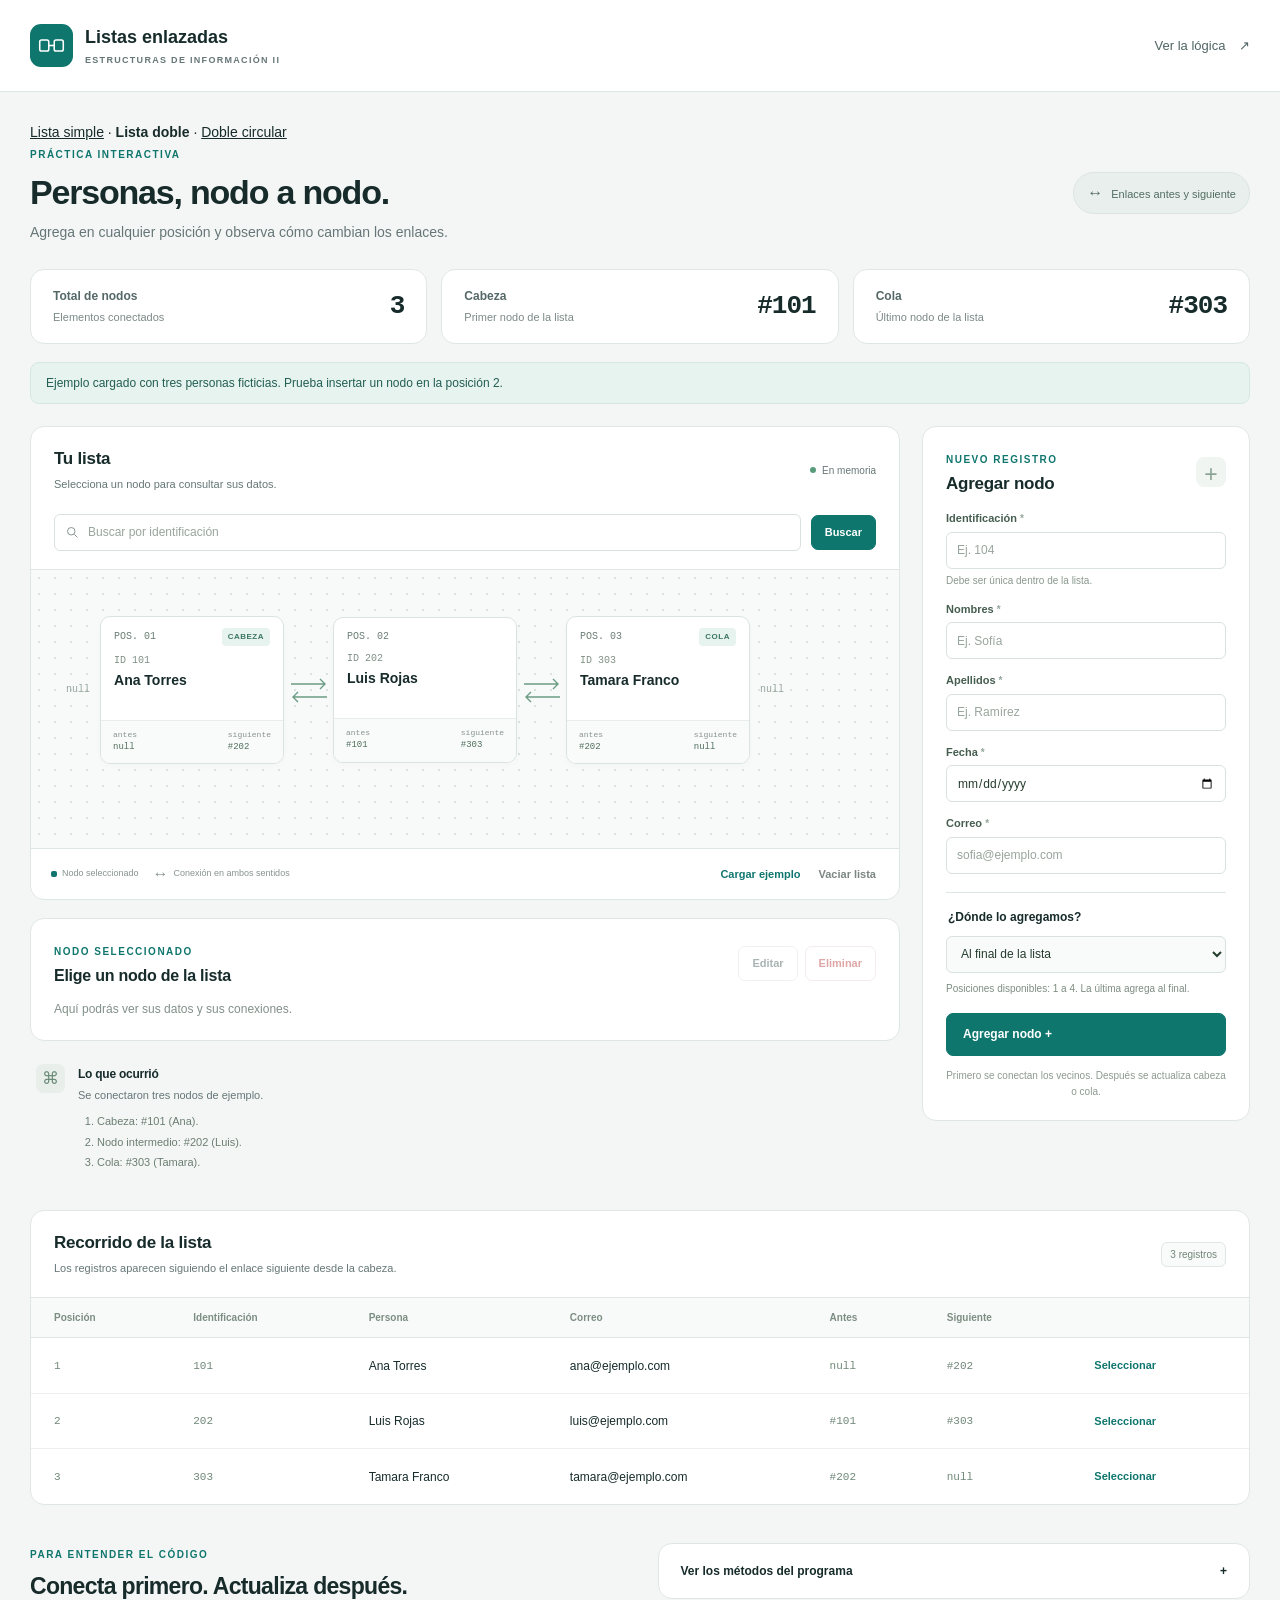
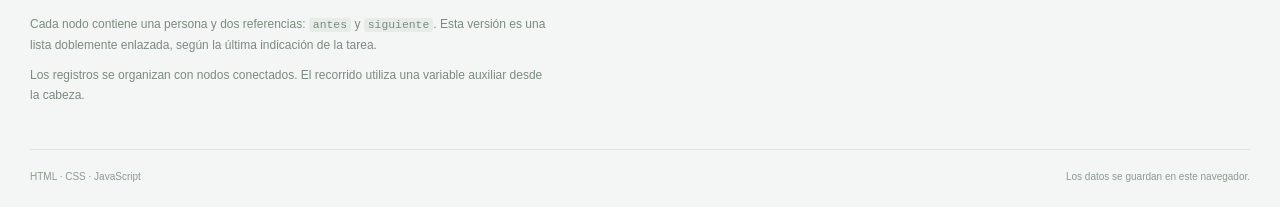
<file: index.html>
<!DOCTYPE html>
<html lang="es">
<head>
    <meta charset="utf-8">
    <meta name="viewport" content="width=device-width, initial-scale=1">
    <meta name="description" content="Programa de listas enlazadas con inserción por posición, búsqueda, edición y eliminación de personas.">
    <title>Listas enlazadas · Estructuras II</title>
    <link rel="icon" href="data:image/svg+xml,%3Csvg xmlns='http://www.w3.org/2000/svg' viewBox='0 0 40 40'%3E%3Crect width='40' height='40' rx='10' fill='%230f766e'/%3E%3Cpath d='M9 15h9v10H9zm13 0h9v10h-9zM18 20h4' fill='none' stroke='white' stroke-width='2'/%3E%3C/svg%3E">
    <link rel="stylesheet" href="estilos.css">
    <script src="lista.js" defer></script>
    <script src="app.js" defer></script>
</head>
<body>
    <a class="skip-link" href="#programa">Saltar al programa</a>
    <header class="header">
        <a class="brand" href="#programa" aria-label="Listas enlazadas, inicio">
            <span class="brand-icon" aria-hidden="true"><svg viewBox="0 0 32 32"><rect x="3" y="10" width="10" height="12" rx="2"/><rect x="19" y="10" width="10" height="12" rx="2"/><path d="M13 16h6"/></svg></span>
            <span>Listas enlazadas<small>ESTRUCTURAS DE INFORMACIÓN II</small></span>
        </a>
        <a class="header-link" href="#logica">Ver la lógica <span aria-hidden="true">↗</span></a>
    </header>

    <main id="programa" class="main">
        <nav aria-label="Tipo de lista"><a href="simple/index.html">Lista simple</a> · <strong aria-current="page">Lista doble</strong> · <a href="circular/index.html">Doble circular</a></nav>
        <div class="intro">
            <div><span class="eyebrow">PRÁCTICA INTERACTIVA</span><h1>Personas, nodo a nodo.</h1><p>Agrega en cualquier posición y observa cómo cambian los enlaces.</p></div>
            <span class="type-badge"><span aria-hidden="true">↔</span> Enlaces antes y siguiente</span>
        </div>

        <section class="stats" aria-label="Estado de la lista">
            <div class="stat"><span>Total de nodos</span><strong id="cantidad">0</strong><small>Elementos conectados</small></div>
            <div class="stat"><span>Cabeza</span><strong id="cabeza">null</strong><small>Primer nodo de la lista</small></div>
            <div class="stat"><span>Cola</span><strong id="cola">null</strong><small>Último nodo de la lista</small></div>
        </section>

        <div id="mensaje" class="message" role="status" aria-live="polite"></div>

        <div class="workspace">
            <div class="list-column">
                <section class="panel" aria-labelledby="titulo-lista">
                    <div class="panel-heading"><div><h2 id="titulo-lista">Tu lista</h2><p>Selecciona un nodo para consultar sus datos.</p></div><span class="live-label"><i></i> En memoria</span></div>
                    <form id="form-buscar" class="search-bar">
                        <label for="buscar-id" class="sr-only">Buscar por identificación</label>
                        <svg class="search-icon" viewBox="0 0 24 24" aria-hidden="true"><circle cx="10" cy="10" r="6"/><path d="m15 15 5 5"/></svg>
                        <input id="buscar-id" placeholder="Buscar por identificación" inputmode="numeric" maxlength="20" required autocomplete="off">
                        <button class="button small" type="submit">Buscar</button>
                    </form>
                    <div class="canvas" tabindex="0" aria-label="Diagrama de nodos. Desplázate horizontalmente para ver toda la lista.">
                        <div id="cadena" class="chain"></div>
                        <div id="vacio" class="empty-state" hidden><span class="empty-symbol" aria-hidden="true">∅</span><h3>La lista está vacía</h3><p>El primer nodo será cabeza y cola al mismo tiempo.</p><button id="primer-nodo" class="button secondary" type="button">Agregar primer nodo</button></div>
                    </div>
                    <div class="canvas-footer"><span><span class="legend-dot"></span> Nodo seleccionado <span class="legend-arrow" aria-hidden="true">↔</span> Conexión en ambos sentidos</span><div><button id="ejemplo" class="text-button" type="button">Cargar ejemplo</button><button id="vaciar" class="text-button muted" type="button">Vaciar lista</button></div></div>
                </section>

                <section class="panel selection-panel" aria-labelledby="titulo-seleccion">
                    <div class="panel-heading"><div><span class="eyebrow">NODO SELECCIONADO</span><h2 id="titulo-seleccion">Elige un nodo de la lista</h2></div><div class="action-buttons"><button id="editar" class="button secondary small" type="button" disabled>Editar</button><button id="eliminar" class="button danger-outline small" type="button" disabled>Eliminar</button></div></div>
                    <div id="detalle-vacio" class="selection-empty">Aquí podrás ver sus datos y sus conexiones.</div>
                    <div id="detalle" hidden>
                        <dl class="person-details"><div><dt>Identificación</dt><dd id="detalle-id"></dd></div><div><dt>Correo</dt><dd id="detalle-correo"></dd></div><div><dt>Fecha</dt><dd id="detalle-fecha"></dd></div></dl>
                        <div class="connections"><div><span>antes</span><strong id="detalle-antes"></strong></div><span aria-hidden="true">←</span><div class="connection-current"><span>actual</span><strong id="detalle-actual"></strong></div><span aria-hidden="true">→</span><div><span>siguiente</span><strong id="detalle-siguiente"></strong></div></div>
                    </div>
                </section>

                <section class="operation" aria-labelledby="titulo-operacion"><span class="operation-icon" aria-hidden="true">⌘</span><div><h2 id="titulo-operacion">Lo que ocurrió</h2><p id="operacion-texto">La lista está lista para comenzar.</p><ol id="pasos"></ol></div></section>
            </div>

            <aside class="panel form-panel" aria-labelledby="titulo-formulario">
                <div class="panel-heading"><div><span id="modo-formulario" class="eyebrow">NUEVO REGISTRO</span><h2 id="titulo-formulario">Agregar nodo</h2></div><span class="form-icon" aria-hidden="true">+</span></div>
                <form id="form-persona">
                    <div class="field"><label for="identificacion">Identificación <span>*</span></label><input id="identificacion" inputmode="numeric" pattern="[0-9]{1,20}" maxlength="20" placeholder="Ej. 104" required autocomplete="off"><small id="id-ayuda">Debe ser única dentro de la lista.</small></div>
                    <div class="field"><label for="nombres">Nombres <span>*</span></label><input id="nombres" maxlength="60" placeholder="Ej. Sofía" required autocomplete="off"></div>
                    <div class="field"><label for="apellidos">Apellidos <span>*</span></label><input id="apellidos" maxlength="60" placeholder="Ej. Ramírez" required autocomplete="off"></div>
                    <div class="field"><label for="fecha">Fecha <span>*</span></label><input id="fecha" type="date" min="0001-01-01" max="9999-12-31" required></div>
                    <div class="field"><label for="correo">Correo <span>*</span></label><input id="correo" type="email" maxlength="254" placeholder="sofia@ejemplo.com" required autocomplete="off"></div>
                    <fieldset id="ubicacion" class="location"><legend>¿Dónde lo agregamos?</legend><label for="modo-posicion" class="sr-only">Tipo de inserción</label><select id="modo-posicion"><option value="final">Al final de la lista</option><option value="inicio">Al inicio de la lista</option><option value="posicion">En una posición específica</option></select><div id="posicion-grupo" class="field" hidden><label for="posicion">Posición</label><input id="posicion" type="number" min="1" step="1" value="1" required></div><p id="rango-posicion"></p></fieldset>
                    <button id="guardar" type="submit" class="button primary full">Agregar nodo <span aria-hidden="true">+</span></button>
                    <button id="cancelar-edicion" type="button" class="button secondary full" hidden>Cancelar edición</button>
                    <p class="form-note" id="nota-formulario">Primero se conectan los vecinos. Después se actualiza cabeza o cola.</p>
                </form>
            </aside>
        </div>

        <section class="panel table-panel" aria-labelledby="titulo-tabla"><div class="panel-heading"><div><h2 id="titulo-tabla">Recorrido de la lista</h2><p>Los registros aparecen siguiendo el enlace siguiente desde la cabeza.</p></div><span id="tabla-total" class="count-badge">0 registros</span></div><div class="table-scroll"><table><thead><tr><th scope="col">Posición</th><th scope="col">Identificación</th><th scope="col">Persona</th><th scope="col">Correo</th><th scope="col">Antes</th><th scope="col">Siguiente</th><th scope="col"><span class="sr-only">Acción</span></th></tr></thead><tbody id="tabla-cuerpo"></tbody></table></div></section>

        <section id="logica" class="logic-section"><div><span class="eyebrow">PARA ENTENDER EL CÓDIGO</span><h2>Conecta primero. Actualiza después.</h2><p>Cada nodo contiene una persona y dos referencias: <code>antes</code> y <code>siguiente</code>. Esta versión es una lista doblemente enlazada, según la última indicación de la tarea.</p><p>Los registros se organizan con nodos conectados. El recorrido utiliza una variable auxiliar desde la cabeza.</p></div><details class="panel code-details"><summary>Ver los métodos del programa <span aria-hidden="true">+</span></summary><div class="code-grid"><div><h3>Crear un nodo</h3><pre id="codigo-nodo"></pre></div><div><h3>Agregar por posición</h3><pre id="codigo-agregar"></pre></div><div><h3>Eliminar y reconectar</h3><pre id="codigo-eliminar"></pre></div></div></details></section>
        <footer class="footer"><span>HTML · CSS · JavaScript</span><span id="estado-almacenamiento">Los datos se guardan en este navegador.</span></footer>
    </main>

    <dialog id="confirmacion" aria-labelledby="confirmacion-titulo" aria-describedby="confirmacion-texto"><form method="dialog"><span class="dialog-symbol" aria-hidden="true">!</span><h2 id="confirmacion-titulo"></h2><p id="confirmacion-texto"></p><div class="dialog-actions"><button id="confirmacion-cancelar" class="button secondary" value="cancelar">Cancelar</button><button id="confirmacion-aceptar" class="button danger" value="aceptar">Eliminar nodo</button></div></form></dialog>
</body>
</html>
</file>
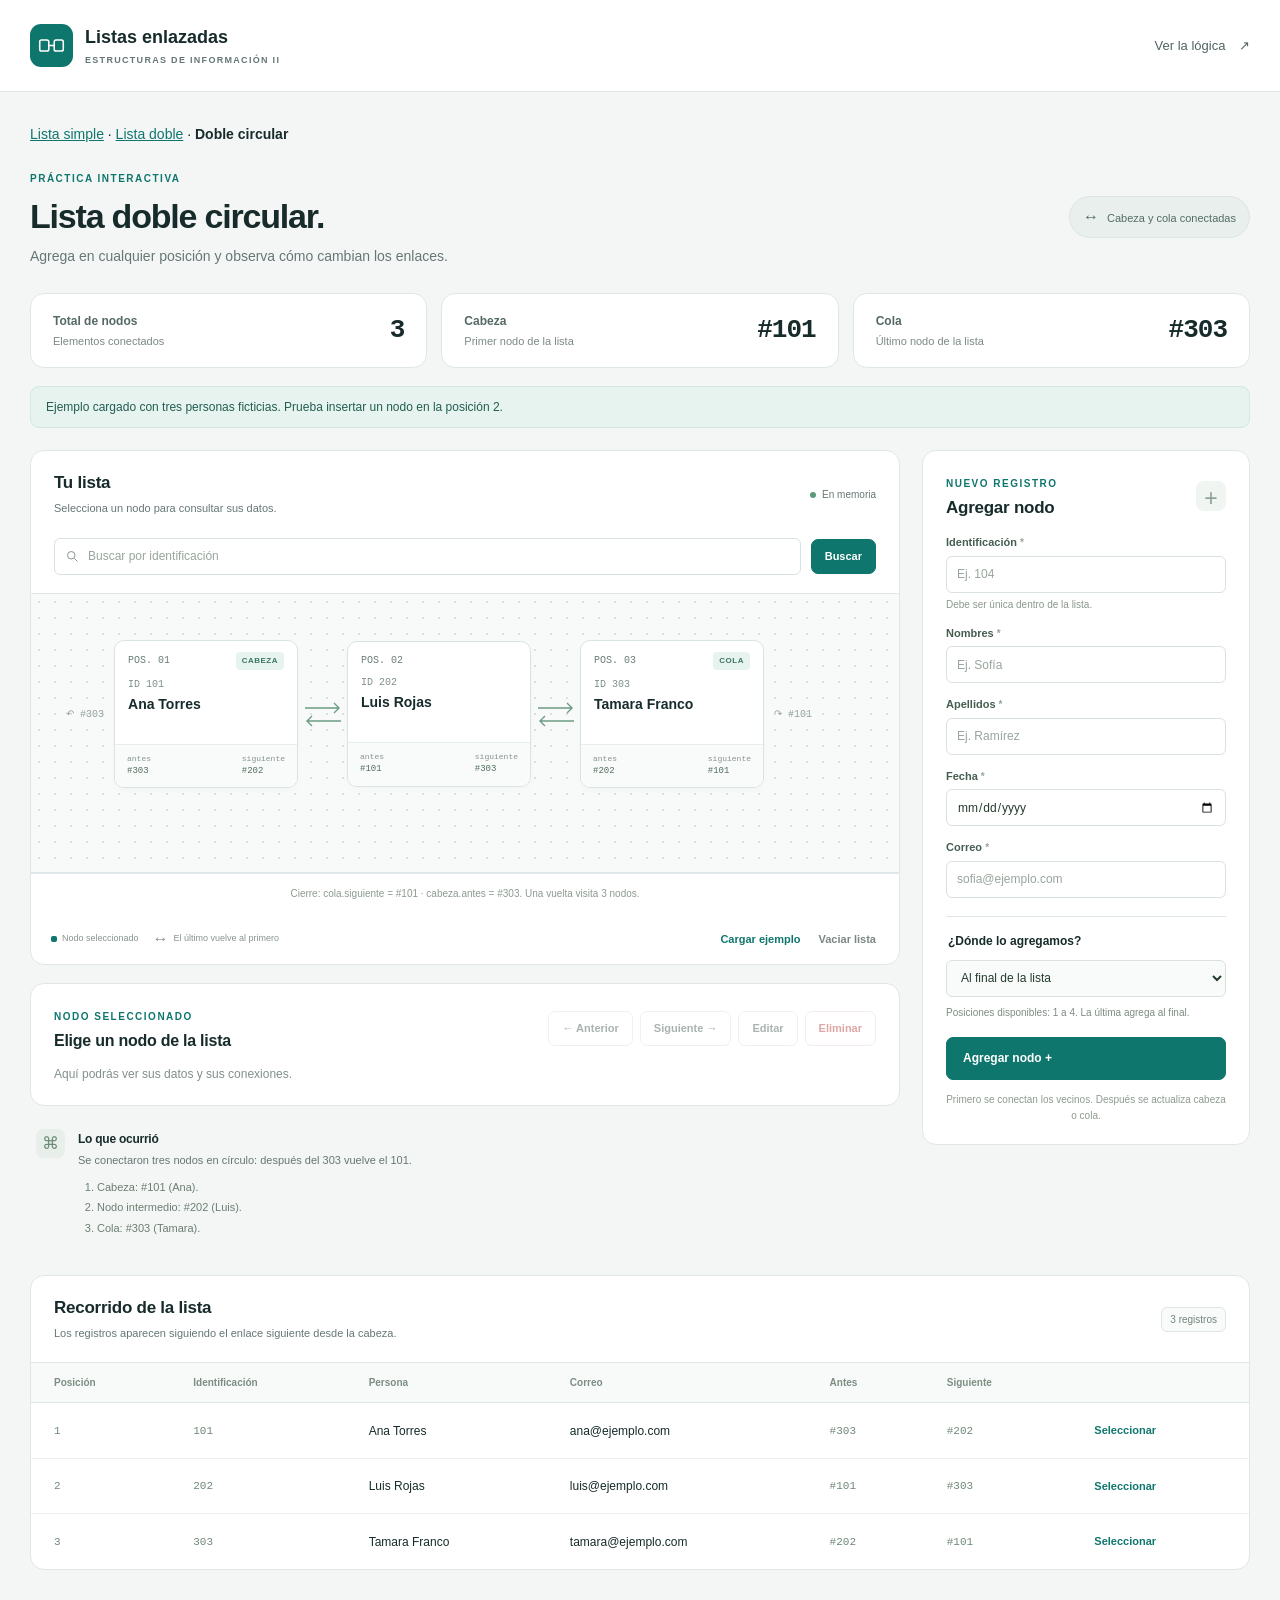
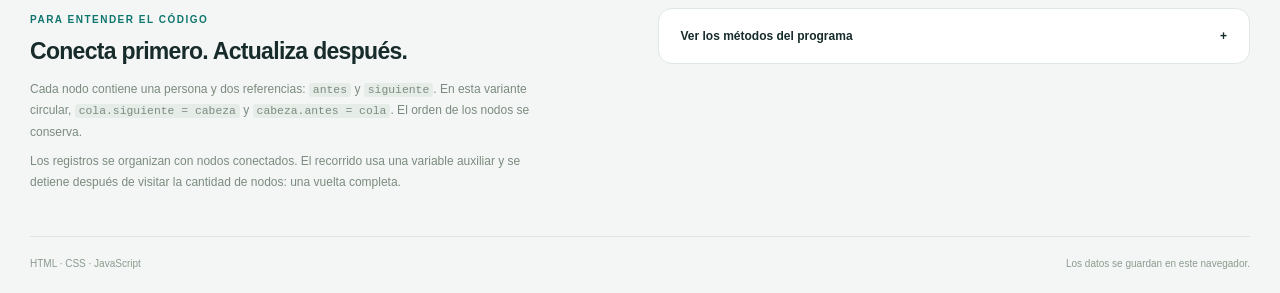
<file: circular/index.html>
<!DOCTYPE html>
<html lang="es">
<head>
    <meta charset="utf-8">
    <meta name="viewport" content="width=device-width, initial-scale=1">
    <meta name="description" content="Programa de listas enlazadas con inserción por posición, búsqueda, edición y eliminación de personas.">
    <title>Lista doble circular · Estructuras II</title>
    <link rel="icon" href="data:image/svg+xml,%3Csvg xmlns='http://www.w3.org/2000/svg' viewBox='0 0 40 40'%3E%3Crect width='40' height='40' rx='10' fill='%230f766e'/%3E%3Cpath d='M9 15h9v10H9zm13 0h9v10h-9zM18 20h4' fill='none' stroke='white' stroke-width='2'/%3E%3C/svg%3E">
    <link rel="stylesheet" href="estilos.css">
    <script src="../lista.js" defer></script>
    <script src="lista.js" defer></script>
    <script src="app.js" defer></script>
</head>
<body>
    <a class="skip-link" href="#programa">Saltar al programa</a>
    <header class="header">
        <a class="brand" href="#programa" aria-label="Listas enlazadas, inicio">
            <span class="brand-icon" aria-hidden="true"><svg viewBox="0 0 32 32"><rect x="3" y="10" width="10" height="12" rx="2"/><rect x="19" y="10" width="10" height="12" rx="2"/><path d="M13 16h6"/></svg></span>
            <span>Listas enlazadas<small>ESTRUCTURAS DE INFORMACIÓN II</small></span>
        </a>
        <a class="header-link" href="#logica">Ver la lógica <span aria-hidden="true">↗</span></a>
    </header>

    <main id="programa" class="main">
        <nav aria-label="Tipo de lista"><a href="../simple/index.html">Lista simple</a> · <a href="../index.html">Lista doble</a> · <strong aria-current="page">Doble circular</strong></nav>
        <div class="intro">
            <div><span class="eyebrow">PRÁCTICA INTERACTIVA</span><h1>Lista doble circular.</h1><p>Agrega en cualquier posición y observa cómo cambian los enlaces.</p></div>
            <span class="type-badge"><span aria-hidden="true">↔</span> Cabeza y cola conectadas</span>
        </div>

        <section class="stats" aria-label="Estado de la lista">
            <div class="stat"><span>Total de nodos</span><strong id="cantidad">0</strong><small>Elementos conectados</small></div>
            <div class="stat"><span>Cabeza</span><strong id="cabeza">null</strong><small>Primer nodo de la lista</small></div>
            <div class="stat"><span>Cola</span><strong id="cola">null</strong><small>Último nodo de la lista</small></div>
        </section>

        <div id="mensaje" class="message" role="status" aria-live="polite"></div>

        <div class="workspace">
            <div class="list-column">
                <section class="panel" aria-labelledby="titulo-lista">
                    <div class="panel-heading"><div><h2 id="titulo-lista">Tu lista</h2><p>Selecciona un nodo para consultar sus datos.</p></div><span class="live-label"><i></i> En memoria</span></div>
                    <form id="form-buscar" class="search-bar">
                        <label for="buscar-id" class="sr-only">Buscar por identificación</label>
                        <svg class="search-icon" viewBox="0 0 24 24" aria-hidden="true"><circle cx="10" cy="10" r="6"/><path d="m15 15 5 5"/></svg>
                        <input id="buscar-id" placeholder="Buscar por identificación" inputmode="numeric" maxlength="20" required autocomplete="off">
                        <button class="button small" type="submit">Buscar</button>
                    </form>
                    <div class="canvas" tabindex="0" aria-label="Diagrama de nodos. Desplázate horizontalmente para ver toda la lista.">
                        <div id="cadena" class="chain"></div>
                        <div id="vacio" class="empty-state" hidden><span class="empty-symbol" aria-hidden="true">∅</span><h3>La lista está vacía</h3><p>El primer nodo será cabeza y cola al mismo tiempo.</p><button id="primer-nodo" class="button secondary" type="button">Agregar primer nodo</button></div>
                    </div>
                    <p id="cierre-circular" class="form-note" role="status"></p><div class="canvas-footer"><span><span class="legend-dot"></span> Nodo seleccionado <span class="legend-arrow" aria-hidden="true">↔</span> El último vuelve al primero</span><div><button id="ejemplo" class="text-button" type="button">Cargar ejemplo</button><button id="vaciar" class="text-button muted" type="button">Vaciar lista</button></div></div>
                </section>

                <section class="panel selection-panel" aria-labelledby="titulo-seleccion">
                    <div class="panel-heading"><div><span class="eyebrow">NODO SELECCIONADO</span><h2 id="titulo-seleccion">Elige un nodo de la lista</h2></div><div class="action-buttons"><button id="anterior-nodo" class="button secondary small" type="button" disabled>← Anterior</button><button id="siguiente-nodo" class="button secondary small" type="button" disabled>Siguiente →</button><button id="editar" class="button secondary small" type="button" disabled>Editar</button><button id="eliminar" class="button danger-outline small" type="button" disabled>Eliminar</button></div></div>
                    <div id="detalle-vacio" class="selection-empty">Aquí podrás ver sus datos y sus conexiones.</div>
                    <div id="detalle" hidden>
                        <dl class="person-details"><div><dt>Identificación</dt><dd id="detalle-id"></dd></div><div><dt>Correo</dt><dd id="detalle-correo"></dd></div><div><dt>Fecha</dt><dd id="detalle-fecha"></dd></div></dl>
                        <div class="connections"><div><span>antes</span><strong id="detalle-antes"></strong></div><span aria-hidden="true">←</span><div class="connection-current"><span>actual</span><strong id="detalle-actual"></strong></div><span aria-hidden="true">→</span><div><span>siguiente</span><strong id="detalle-siguiente"></strong></div></div>
                    </div>
                </section>

                <section class="operation" aria-labelledby="titulo-operacion"><span class="operation-icon" aria-hidden="true">⌘</span><div><h2 id="titulo-operacion">Lo que ocurrió</h2><p id="operacion-texto">La lista está lista para comenzar.</p><ol id="pasos"></ol></div></section>
            </div>

            <aside class="panel form-panel" aria-labelledby="titulo-formulario">
                <div class="panel-heading"><div><span id="modo-formulario" class="eyebrow">NUEVO REGISTRO</span><h2 id="titulo-formulario">Agregar nodo</h2></div><span class="form-icon" aria-hidden="true">+</span></div>
                <form id="form-persona">
                    <div class="field"><label for="identificacion">Identificación <span>*</span></label><input id="identificacion" inputmode="numeric" pattern="[0-9]{1,20}" maxlength="20" placeholder="Ej. 104" required autocomplete="off"><small id="id-ayuda">Debe ser única dentro de la lista.</small></div>
                    <div class="field"><label for="nombres">Nombres <span>*</span></label><input id="nombres" maxlength="60" placeholder="Ej. Sofía" required autocomplete="off"></div>
                    <div class="field"><label for="apellidos">Apellidos <span>*</span></label><input id="apellidos" maxlength="60" placeholder="Ej. Ramírez" required autocomplete="off"></div>
                    <div class="field"><label for="fecha">Fecha <span>*</span></label><input id="fecha" type="date" min="0001-01-01" max="9999-12-31" required></div>
                    <div class="field"><label for="correo">Correo <span>*</span></label><input id="correo" type="email" maxlength="254" placeholder="sofia@ejemplo.com" required autocomplete="off"></div>
                    <fieldset id="ubicacion" class="location"><legend>¿Dónde lo agregamos?</legend><label for="modo-posicion" class="sr-only">Tipo de inserción</label><select id="modo-posicion"><option value="final">Al final de la lista</option><option value="inicio">Al inicio de la lista</option><option value="posicion">En una posición específica</option></select><div id="posicion-grupo" class="field" hidden><label for="posicion">Posición</label><input id="posicion" type="number" min="1" step="1" value="1" required></div><p id="rango-posicion"></p></fieldset>
                    <button id="guardar" type="submit" class="button primary full">Agregar nodo <span aria-hidden="true">+</span></button>
                    <button id="cancelar-edicion" type="button" class="button secondary full" hidden>Cancelar edición</button>
                    <p class="form-note" id="nota-formulario">Primero se conectan los vecinos. Después se actualiza cabeza o cola.</p>
                </form>
            </aside>
        </div>

        <section class="panel table-panel" aria-labelledby="titulo-tabla"><div class="panel-heading"><div><h2 id="titulo-tabla">Recorrido de la lista</h2><p>Los registros aparecen siguiendo el enlace siguiente desde la cabeza.</p></div><span id="tabla-total" class="count-badge">0 registros</span></div><div class="table-scroll"><table><thead><tr><th scope="col">Posición</th><th scope="col">Identificación</th><th scope="col">Persona</th><th scope="col">Correo</th><th scope="col">Antes</th><th scope="col">Siguiente</th><th scope="col"><span class="sr-only">Acción</span></th></tr></thead><tbody id="tabla-cuerpo"></tbody></table></div></section>

        <section id="logica" class="logic-section"><div><span class="eyebrow">PARA ENTENDER EL CÓDIGO</span><h2>Conecta primero. Actualiza después.</h2><p>Cada nodo contiene una persona y dos referencias: <code>antes</code> y <code>siguiente</code>. En esta variante circular, <code>cola.siguiente = cabeza</code> y <code>cabeza.antes = cola</code>. El orden de los nodos se conserva.</p><p>Los registros se organizan con nodos conectados. El recorrido usa una variable auxiliar y se detiene después de visitar la cantidad de nodos: una vuelta completa.</p></div><details class="panel code-details"><summary>Ver los métodos del programa <span aria-hidden="true">+</span></summary><div class="code-grid"><div><h3>Crear un nodo</h3><pre id="codigo-nodo"></pre></div><div><h3>Agregar por posición</h3><pre id="codigo-agregar"></pre></div><div><h3>Eliminar y reconectar</h3><pre id="codigo-eliminar"></pre></div><div><h3>Buscar: una vuelta</h3><pre id="codigo-buscar"></pre></div><div><h3>Recorrer: una vuelta</h3><pre id="codigo-recorrer"></pre></div></div></details></section>
        <footer class="footer"><span>HTML · CSS · JavaScript</span><span id="estado-almacenamiento">Los datos se guardan en este navegador.</span></footer>
    </main>

    <dialog id="confirmacion" aria-labelledby="confirmacion-titulo" aria-describedby="confirmacion-texto"><form method="dialog"><span class="dialog-symbol" aria-hidden="true">!</span><h2 id="confirmacion-titulo"></h2><p id="confirmacion-texto"></p><div class="dialog-actions"><button id="confirmacion-cancelar" class="button secondary" value="cancelar">Cancelar</button><button id="confirmacion-aceptar" class="button danger" value="aceptar">Eliminar nodo</button></div></form></dialog>
</body>
</html>
</file>
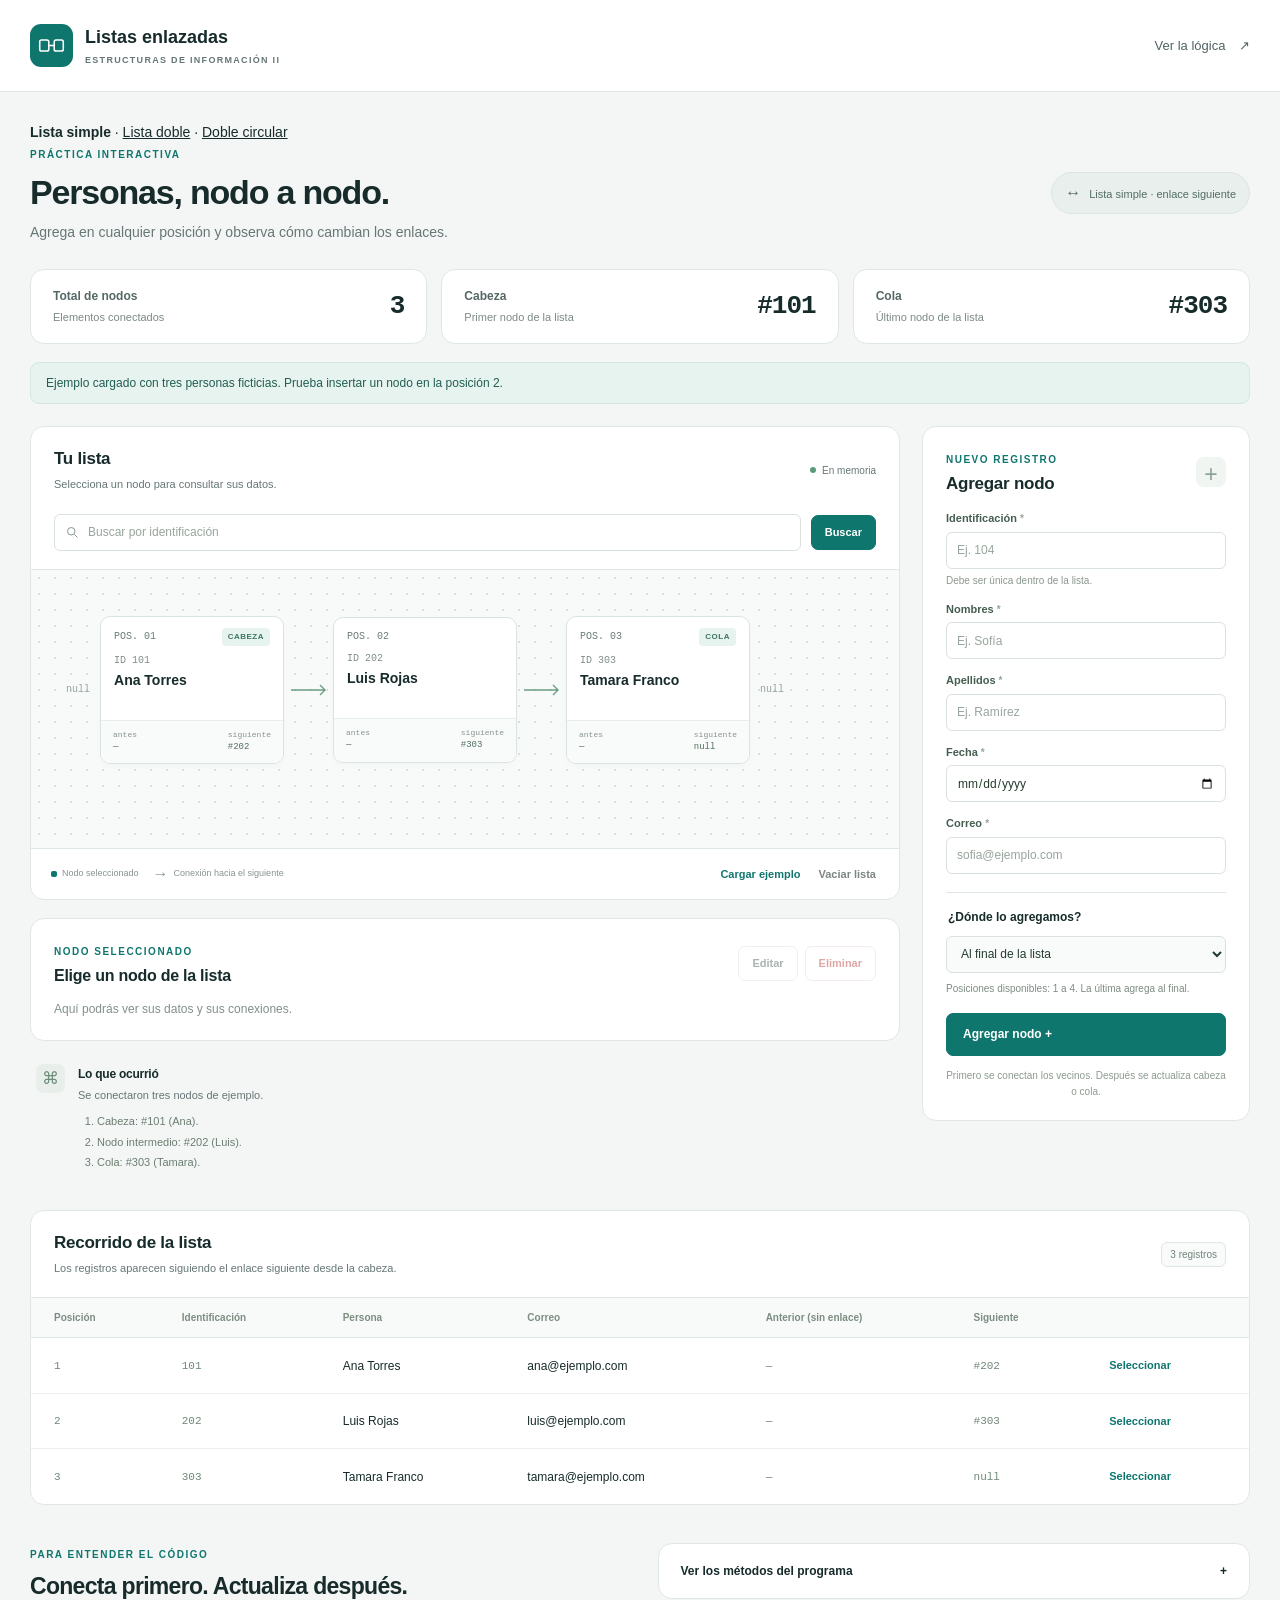
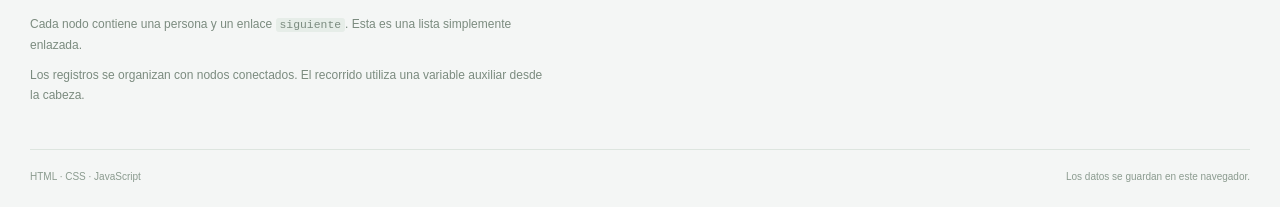
<file: simple/index.html>
<!DOCTYPE html>
<html lang="es">
<head>
    <meta charset="utf-8">
    <meta name="viewport" content="width=device-width, initial-scale=1">
    <meta name="description" content="Programa de listas enlazadas con inserción por posición, búsqueda, edición y eliminación de personas.">
    <title>Listas enlazadas · Estructuras II</title>
    <link rel="icon" href="data:image/svg+xml,%3Csvg xmlns='http://www.w3.org/2000/svg' viewBox='0 0 40 40'%3E%3Crect width='40' height='40' rx='10' fill='%230f766e'/%3E%3Cpath d='M9 15h9v10H9zm13 0h9v10h-9zM18 20h4' fill='none' stroke='white' stroke-width='2'/%3E%3C/svg%3E">
    <link rel="stylesheet" href="estilos.css">
    <script src="lista.js" defer></script>
    <script src="app.js" defer></script>
</head>
<body>
    <a class="skip-link" href="#programa">Saltar al programa</a>
    <header class="header">
        <a class="brand" href="#programa" aria-label="Listas enlazadas, inicio">
            <span class="brand-icon" aria-hidden="true"><svg viewBox="0 0 32 32"><rect x="3" y="10" width="10" height="12" rx="2"/><rect x="19" y="10" width="10" height="12" rx="2"/><path d="M13 16h6"/></svg></span>
            <span>Listas enlazadas<small>ESTRUCTURAS DE INFORMACIÓN II</small></span>
        </a>
        <a class="header-link" href="#logica">Ver la lógica <span aria-hidden="true">↗</span></a>
    </header>

    <main id="programa" class="main">
        <nav aria-label="Tipo de lista"><strong aria-current="page">Lista simple</strong> · <a href="../index.html">Lista doble</a> · <a href="../circular/index.html">Doble circular</a></nav>
        <div class="intro">
            <div><span class="eyebrow">PRÁCTICA INTERACTIVA</span><h1>Personas, nodo a nodo.</h1><p>Agrega en cualquier posición y observa cómo cambian los enlaces.</p></div>
            <span class="type-badge"><span aria-hidden="true">↔</span> Lista simple · enlace siguiente</span>
        </div>

        <section class="stats" aria-label="Estado de la lista">
            <div class="stat"><span>Total de nodos</span><strong id="cantidad">0</strong><small>Elementos conectados</small></div>
            <div class="stat"><span>Cabeza</span><strong id="cabeza">null</strong><small>Primer nodo de la lista</small></div>
            <div class="stat"><span>Cola</span><strong id="cola">null</strong><small>Último nodo de la lista</small></div>
        </section>

        <div id="mensaje" class="message" role="status" aria-live="polite"></div>

        <div class="workspace">
            <div class="list-column">
                <section class="panel" aria-labelledby="titulo-lista">
                    <div class="panel-heading"><div><h2 id="titulo-lista">Tu lista</h2><p>Selecciona un nodo para consultar sus datos.</p></div><span class="live-label"><i></i> En memoria</span></div>
                    <form id="form-buscar" class="search-bar">
                        <label for="buscar-id" class="sr-only">Buscar por identificación</label>
                        <svg class="search-icon" viewBox="0 0 24 24" aria-hidden="true"><circle cx="10" cy="10" r="6"/><path d="m15 15 5 5"/></svg>
                        <input id="buscar-id" placeholder="Buscar por identificación" inputmode="numeric" maxlength="20" required autocomplete="off">
                        <button class="button small" type="submit">Buscar</button>
                    </form>
                    <div class="canvas" tabindex="0" aria-label="Diagrama de nodos. Desplázate horizontalmente para ver toda la lista.">
                        <div id="cadena" class="chain"></div>
                        <div id="vacio" class="empty-state" hidden><span class="empty-symbol" aria-hidden="true">∅</span><h3>La lista está vacía</h3><p>El primer nodo será cabeza y cola al mismo tiempo.</p><button id="primer-nodo" class="button secondary" type="button">Agregar primer nodo</button></div>
                    </div>
                    <div class="canvas-footer"><span><span class="legend-dot"></span> Nodo seleccionado <span class="legend-arrow" aria-hidden="true">→</span> Conexión hacia el siguiente</span><div><button id="ejemplo" class="text-button" type="button">Cargar ejemplo</button><button id="vaciar" class="text-button muted" type="button">Vaciar lista</button></div></div>
                </section>

                <section class="panel selection-panel" aria-labelledby="titulo-seleccion">
                    <div class="panel-heading"><div><span class="eyebrow">NODO SELECCIONADO</span><h2 id="titulo-seleccion">Elige un nodo de la lista</h2></div><div class="action-buttons"><button id="editar" class="button secondary small" type="button" disabled>Editar</button><button id="eliminar" class="button danger-outline small" type="button" disabled>Eliminar</button></div></div>
                    <div id="detalle-vacio" class="selection-empty">Aquí podrás ver sus datos y sus conexiones.</div>
                    <div id="detalle" hidden>
                        <dl class="person-details"><div><dt>Identificación</dt><dd id="detalle-id"></dd></div><div><dt>Correo</dt><dd id="detalle-correo"></dd></div><div><dt>Fecha</dt><dd id="detalle-fecha"></dd></div></dl>
                        <div class="connections"><div><span>Sin enlace anterior</span><strong id="detalle-antes"></strong></div><span aria-hidden="true">←</span><div class="connection-current"><span>actual</span><strong id="detalle-actual"></strong></div><span aria-hidden="true">→</span><div><span>siguiente</span><strong id="detalle-siguiente"></strong></div></div>
                    </div>
                </section>

                <section class="operation" aria-labelledby="titulo-operacion"><span class="operation-icon" aria-hidden="true">⌘</span><div><h2 id="titulo-operacion">Lo que ocurrió</h2><p id="operacion-texto">La lista está lista para comenzar.</p><ol id="pasos"></ol></div></section>
            </div>

            <aside class="panel form-panel" aria-labelledby="titulo-formulario">
                <div class="panel-heading"><div><span id="modo-formulario" class="eyebrow">NUEVO REGISTRO</span><h2 id="titulo-formulario">Agregar nodo</h2></div><span class="form-icon" aria-hidden="true">+</span></div>
                <form id="form-persona">
                    <div class="field"><label for="identificacion">Identificación <span>*</span></label><input id="identificacion" inputmode="numeric" pattern="[0-9]{1,20}" maxlength="20" placeholder="Ej. 104" required autocomplete="off"><small id="id-ayuda">Debe ser única dentro de la lista.</small></div>
                    <div class="field"><label for="nombres">Nombres <span>*</span></label><input id="nombres" maxlength="60" placeholder="Ej. Sofía" required autocomplete="off"></div>
                    <div class="field"><label for="apellidos">Apellidos <span>*</span></label><input id="apellidos" maxlength="60" placeholder="Ej. Ramírez" required autocomplete="off"></div>
                    <div class="field"><label for="fecha">Fecha <span>*</span></label><input id="fecha" type="date" min="0001-01-01" max="9999-12-31" required></div>
                    <div class="field"><label for="correo">Correo <span>*</span></label><input id="correo" type="email" maxlength="254" placeholder="sofia@ejemplo.com" required autocomplete="off"></div>
                    <fieldset id="ubicacion" class="location"><legend>¿Dónde lo agregamos?</legend><label for="modo-posicion" class="sr-only">Tipo de inserción</label><select id="modo-posicion"><option value="final">Al final de la lista</option><option value="inicio">Al inicio de la lista</option><option value="posicion">En una posición específica</option></select><div id="posicion-grupo" class="field" hidden><label for="posicion">Posición</label><input id="posicion" type="number" min="1" step="1" value="1" required></div><p id="rango-posicion"></p></fieldset>
                    <button id="guardar" type="submit" class="button primary full">Agregar nodo <span aria-hidden="true">+</span></button>
                    <button id="cancelar-edicion" type="button" class="button secondary full" hidden>Cancelar edición</button>
                    <p class="form-note" id="nota-formulario">Primero se conectan los vecinos. Después se actualiza cabeza o cola.</p>
                </form>
            </aside>
        </div>

        <section class="panel table-panel" aria-labelledby="titulo-tabla"><div class="panel-heading"><div><h2 id="titulo-tabla">Recorrido de la lista</h2><p>Los registros aparecen siguiendo el enlace siguiente desde la cabeza.</p></div><span id="tabla-total" class="count-badge">0 registros</span></div><div class="table-scroll"><table><thead><tr><th scope="col">Posición</th><th scope="col">Identificación</th><th scope="col">Persona</th><th scope="col">Correo</th><th scope="col">Anterior (sin enlace)</th><th scope="col">Siguiente</th><th scope="col"><span class="sr-only">Acción</span></th></tr></thead><tbody id="tabla-cuerpo"></tbody></table></div></section>

        <section id="logica" class="logic-section"><div><span class="eyebrow">PARA ENTENDER EL CÓDIGO</span><h2>Conecta primero. Actualiza después.</h2><p>Cada nodo contiene una persona y un enlace <code>siguiente</code>. Esta es una lista simplemente enlazada.</p><p>Los registros se organizan con nodos conectados. El recorrido utiliza una variable auxiliar desde la cabeza.</p></div><details class="panel code-details"><summary>Ver los métodos del programa <span aria-hidden="true">+</span></summary><div class="code-grid"><div><h3>Crear un nodo</h3><pre id="codigo-nodo"></pre></div><div><h3>Agregar por posición</h3><pre id="codigo-agregar"></pre></div><div><h3>Eliminar y reconectar</h3><pre id="codigo-eliminar"></pre></div></div></details></section>
        <footer class="footer"><span>HTML · CSS · JavaScript</span><span id="estado-almacenamiento">Los datos se guardan en este navegador.</span></footer>
    </main>

    <dialog id="confirmacion" aria-labelledby="confirmacion-titulo" aria-describedby="confirmacion-texto"><form method="dialog"><span class="dialog-symbol" aria-hidden="true">!</span><h2 id="confirmacion-titulo"></h2><p id="confirmacion-texto"></p><div class="dialog-actions"><button id="confirmacion-cancelar" class="button secondary" value="cancelar">Cancelar</button><button id="confirmacion-aceptar" class="button danger" value="aceptar">Eliminar nodo</button></div></form></dialog>
</body>
</html>
</file>
<file: estilos.css>
:root{color-scheme:light;--bg:#f4f6f5;--paper:#fff;--ink:#172b2b;--muted:#667676;--line:#dfe7e4;--accent:#0f766e;--accent-light:#e7f3ef;--danger:#b73b3b;--radius:14px;font-family:"Segoe UI",Arial,sans-serif;font-synthesis:none}
*{box-sizing:border-box}html{scroll-behavior:smooth;scroll-padding-top:20px}body{margin:0;background:var(--bg);color:var(--ink);font-size:14px;line-height:1.5}button,input,select{font:inherit}button,a,input,summary,select{-webkit-tap-highlight-color:transparent}button{cursor:pointer}a{color:inherit}button:disabled{cursor:not-allowed;opacity:.45}button,input,select,summary,a{outline-offset:4px}:focus-visible{outline:3px solid #55a898}[hidden]{display:none!important}.sr-only{position:absolute;width:1px;height:1px;padding:0;margin:-1px;overflow:hidden;clip:rect(0,0,0,0);white-space:nowrap;border:0}.skip-link{position:fixed;top:-80px;left:20px;z-index:10;background:#fff;padding:12px}.skip-link:focus{top:12px}
.header{height:92px;padding:0 max(32px,calc((100vw - 1280px)/2));background:#fff;border-bottom:1px solid var(--line);display:flex;align-items:center;justify-content:space-between;gap:20px}.brand{text-decoration:none;display:flex;gap:12px;align-items:center;font-size:18px;font-weight:650;line-height:1.35}.brand small{display:block;letter-spacing:1.3px;font-size:9px;color:var(--muted);margin-top:4px;font-weight:600}.brand-icon{display:grid;place-items:center;width:43px;height:43px;background:var(--accent);border-radius:11px;color:white}.brand-icon svg{width:29px;fill:none;stroke:currentColor;stroke-width:1.7}.header-link{text-decoration:none;font-size:13px;color:#506363}.header-link:hover{color:var(--accent)}.header-link span{margin-left:10px}.main{max-width:1280px;margin:auto;padding:38px 0 24px}.intro{display:flex;align-items:center;justify-content:space-between;gap:20px;margin-bottom:26px}.eyebrow{font-size:10px;letter-spacing:1.5px;color:var(--accent);font-weight:700}h1{font-size:34px;letter-spacing:-1.2px;line-height:1.15;margin:9px 0 10px;font-weight:650}h2{font-size:17px;line-height:1.35;margin:0;font-weight:650;letter-spacing:-.25px}h3{font-size:15px}p{margin:0}.intro p{color:var(--muted);font-size:14px}.type-badge{background:#e8efec;border:1px solid #dce6e1;border-radius:30px;padding:8px 13px;color:#536d63;font-size:11px;white-space:nowrap}.type-badge span{font-size:16px;margin-right:5px}.stats{display:grid;grid-template-columns:repeat(3,1fr);gap:14px;margin-bottom:18px}.stat{background:var(--paper);border:1px solid var(--line);border-radius:var(--radius);padding:17px 22px;display:grid;grid-template-columns:1fr auto;column-gap:12px;align-items:center}.stat>span{font-size:12px;font-weight:600;color:#546866}.stat strong{font-size:26px;font-weight:650;letter-spacing:-1px;grid-column:2;grid-row:1/3;font-family:Consolas,monospace;overflow-wrap:anywhere;max-width:200px}.stat small{font-size:11px;color:#7b8987;margin-top:3px}.message{font-size:12px;padding:11px 15px;background:var(--accent-light);color:#225e51;border:1px solid #d4e8df;border-radius:9px;margin-bottom:22px;min-height:42px;overflow-wrap:anywhere}.message.error{background:#fff1ef;color:#9a3030;border-color:#eed4d0}.message.warning{background:#fff8e8;color:#795b17;border-color:#eddfb9}
.workspace{display:grid;grid-template-columns:minmax(0,1fr) 328px;gap:22px;align-items:start}.list-column{min-width:0;display:flex;flex-direction:column;gap:18px}.panel{background:var(--paper);border:1px solid var(--line);border-radius:var(--radius);overflow:hidden}.panel-heading{display:flex;justify-content:space-between;gap:14px;align-items:center;padding:21px 23px}.panel-heading p{font-size:11px;color:var(--muted);margin-top:5px}.live-label{white-space:nowrap;color:var(--muted);font-size:10px;display:flex;align-items:center;gap:6px}.live-label i{width:6px;height:6px;border-radius:50%;background:#599c7b}.search-bar{margin:0 23px 18px;display:flex;align-items:center;gap:10px;position:relative}.search-bar input{flex:1;width:0;padding-left:33px;height:37px}.search-icon{position:absolute;left:11px;width:15px;height:15px;stroke:#879591;fill:none;stroke-width:1.6}.button{border:1px solid var(--accent);background:var(--accent);color:#fff;border-radius:7px;min-height:38px;padding:9px 16px;font-size:12px;font-weight:600;display:inline-flex;align-items:center;justify-content:center;gap:12px;text-decoration:none;transition:background .15s,border-color .15s}.button:hover:not(:disabled){background:#0a625a;border-color:#0a625a}.button.small{padding:7px 13px;min-height:35px;font-size:11px}.button.secondary{background:#fff;color:#415a55;border-color:#d9e3df}.button.secondary:hover:not(:disabled){background:#eef4f0;border-color:#b9cfc5}.button.danger-outline{color:var(--danger);background:#fff;border-color:#e7d6d2}.button.danger-outline:hover:not(:disabled){background:#fff1ef;border-color:#dcb3ac}.button.danger{background:var(--danger);border-color:var(--danger)}.button.danger:hover:not(:disabled){background:#912d2d;border-color:#912d2d}.button.full{width:100%;justify-content:space-between}.button.full.secondary{justify-content:center;margin-top:9px}.button.primary{min-height:43px}.text-button{border:0;background:none;padding:5px 3px;font-size:11px;font-weight:600;color:var(--accent)}.text-button:hover{text-decoration:underline}.text-button.muted{color:#7c8683;margin-left:12px}
.canvas{border-top:1px solid var(--line);border-bottom:1px solid var(--line);background-color:#f8faf9;background-image:radial-gradient(#d9e3de .8px,transparent .8px);background-size:16px 16px;overflow-x:auto;min-height:280px;padding:33px 25px;scrollbar-color:#bbcdc3 transparent;scrollbar-width:thin}.chain{display:flex;align-items:center;width:max-content;min-width:100%;padding:13px 0 4px;gap:0}.node{border:1px solid #d9e4de;background:#fff;border-radius:10px;width:184px;flex:none;text-align:left;color:var(--ink);padding:0;box-shadow:0 3px 7px #213f2f05;transition:border-color .15s,box-shadow .15s}.node:hover{border-color:#7fae98;box-shadow:0 3px 12px #213f2f12}.node.selected{border:2px solid var(--accent);box-shadow:0 0 0 3px #0f766e0b}.node-top{display:flex;justify-content:space-between;align-items:center;padding:11px 13px 8px;font-size:9px;color:#8a9691}.node-position{font-family:Consolas,monospace;color:#6b7e75;font-size:10px}.node-endpoint{background:var(--accent-light);color:#3c7661;font-size:8px;font-weight:700;letter-spacing:.5px;padding:3px 6px;border-radius:4px}.node-data{display:block;padding:1px 13px 12px}.node-id{display:block;font:10px Consolas,monospace;color:#809087;margin-bottom:5px}.node-name{display:block;font-size:14px;font-weight:650;line-height:1.3;overflow-wrap:anywhere;min-height:37px}.node-links{border-top:1px solid #e7ede9;padding:9px 12px;display:flex;justify-content:space-between;gap:10px;font-size:9px;font-family:Consolas,monospace;background:#f9fbfa;border-radius:0 0 9px 9px;overflow-wrap:anywhere}.node-links span{display:grid;gap:2px;max-width:74px}.node-links small{font:8px Consolas,monospace;color:#86928c}.node-links b{font-weight:500;color:#4f6d5c}.connector{width:49px;flex:none;height:70px;display:flex;align-items:center;justify-content:center}.connector svg{width:44px;height:44px;fill:none;stroke:#6c9c85;stroke-width:1.4}.null-cap{font:10px Consolas,monospace;color:#94a49b;padding:0 10px;flex:none}.empty-state{text-align:center;padding:4px 15px 8px;max-width:420px;margin:auto}.empty-symbol{font:42px Georgia,serif;color:#9fb9ac}.empty-state h3{margin:5px 0 7px;font-size:16px}.empty-state p{font-size:12px;color:var(--muted);margin-bottom:16px}.canvas-footer{padding:12px 20px;display:flex;justify-content:space-between;align-items:center;gap:10px;flex-wrap:wrap}.canvas-footer>span{font-size:9px;color:#87948d;display:flex;align-items:center;gap:5px}.legend-dot{width:6px;height:6px;background:var(--accent);border-radius:2px;display:inline-block}.legend-arrow{margin-left:9px;font-size:16px}.selection-panel .panel-heading{padding-bottom:13px}.selection-panel h2{font-size:16px;margin-top:4px}.action-buttons{display:flex;gap:7px;flex:none}.selection-empty{padding:0 23px 22px;font-size:12px;color:#829089}.person-details{display:flex;flex-wrap:wrap;gap:16px 27px;margin:0;padding:0 23px 17px}.person-details div{min-width:110px;max-width:100%}dt{font-size:10px;color:#85948a;margin-bottom:4px}dd{margin:0;font-size:12px;overflow-wrap:anywhere}.connections{margin:0 23px 20px;display:flex;align-items:center;justify-content:center;gap:12px;border-radius:8px;background:#f6f9f7;padding:13px;min-width:0}.connections>div{text-align:center;min-width:0;flex:1}.connections span{font:10px Consolas,monospace;color:#83968a}.connections strong{display:block;font:12px Consolas,monospace;margin-top:3px;overflow-wrap:anywhere}.connection-current strong{color:var(--accent);font-weight:700}.operation{display:flex;gap:13px;padding:5px 6px 12px}.operation-icon{display:grid;place-items:center;background:#e8efeb;width:29px;height:29px;border-radius:7px;font:17px Consolas,monospace;color:#6c8c78;flex:none}.operation h2{font-size:12px;margin:2px 0 5px}.operation p{font-size:11px;color:var(--muted)}.operation ol{font-size:11px;color:#6b7e71;margin:8px 0 0;padding-left:19px}.operation li{padding:2px 0}
.form-panel .panel-heading{padding-bottom:14px}.form-panel .panel-heading h2{margin-top:4px}.form-icon{font-size:23px;color:#8aa395;background:#f0f5f2;border-radius:8px;display:grid;place-items:center;width:30px;height:30px}.form-panel form{padding:0 23px 20px}.field{margin-bottom:13px}.field label{display:block;font-size:11px;font-weight:600;margin-bottom:5px;color:#455e50}.field label>span{color:#95a69a;font-size:10px}.field small{font-size:10px;color:#8a988e;display:block;margin-top:4px}input,select{width:100%;height:37px;background:#fff;border:1px solid #d9e2dd;border-radius:6px;padding:8px 10px;font-size:12px;color:#243c2d;min-width:0}input::placeholder{color:#98a59c}input:disabled{background:#f1f5f2;color:#869389}input:focus,select:focus{border-color:var(--accent)}.location{border:0;border-top:1px solid var(--line);padding:15px 0 0;margin:18px 0 17px;min-width:0}.location legend{float:left;width:100%;font-size:12px;font-weight:650;margin-bottom:10px}.location select{clear:both;display:block;background:#f9fbfa}.location p{font-size:10px;color:#7d8c82;margin-top:8px}.location .field{margin-top:11px}.form-note{font-size:10px;text-align:center;color:#8c9a90;margin-top:12px;line-height:1.6}.table-panel{margin-top:25px}.table-scroll{overflow:auto}table{border-collapse:collapse;width:100%;white-space:nowrap;font-size:12px;text-align:left}th{background:#f8faf9;font-size:10px;font-weight:600;color:#7c8d82;border-top:1px solid var(--line);border-bottom:1px solid var(--line);padding:12px 23px}td{padding:14px 23px;border-bottom:1px solid #edf1ee}tbody tr:last-child td{border-bottom:0}tbody tr.selected{background:#f0f7f3}.count-badge{font-size:10px;border:1px solid #dfe7e1;background:#f9fbfa;border-radius:6px;padding:4px 8px;color:#708578}td.mono{font:11px Consolas,monospace;color:#6f8878}.table-empty{text-align:center;color:var(--muted);padding:25px}.logic-section{margin-top:38px;display:grid;grid-template-columns:1fr 1fr;gap:35px;align-items:start}.logic-section h2{font-size:23px;margin:7px 0 12px;letter-spacing:-.7px}.logic-section p{font-size:12px;color:#7b8b7f;max-width:520px;line-height:1.7;margin-bottom:9px}code{font-family:Consolas,monospace;background:#e6ede8;border-radius:3px;padding:1px 4px;font-size:.95em}.code-details summary{padding:18px 22px;cursor:pointer;font-size:12px;font-weight:600;display:flex;justify-content:space-between;list-style:none}.code-details summary::-webkit-details-marker{display:none}.code-details[open] summary{border-bottom:1px solid var(--line)}.code-details[open] summary>span{transform:rotate(45deg)}.code-grid{padding:0 18px 18px}.code-grid h3{font-size:11px;margin:20px 0 9px}.code-grid pre{font:10px/1.7 Consolas,monospace;background:#f4f7f5;overflow:auto;padding:14px;border-radius:6px;max-height:290px;margin:0}.footer{margin-top:35px;padding-top:19px;border-top:1px solid #dde5df;display:flex;justify-content:space-between;gap:15px;font-size:10px;color:#8b9b8f}
dialog{border:1px solid var(--line);border-radius:16px;padding:27px;max-width:420px;width:calc(100% - 35px);color:var(--ink);box-shadow:0 20px 80px #102f2530}dialog::backdrop{background:#0f211f77;backdrop-filter:blur(3px)}dialog h2{font-size:21px;margin:12px 0 9px}dialog p{font-size:13px;line-height:1.7;color:var(--muted);overflow-wrap:anywhere}.dialog-symbol{width:34px;height:34px;display:grid;place-items:center;color:var(--danger);background:#fff0ec;border-radius:9px;font-size:22px}.dialog-actions{display:flex;justify-content:flex-end;gap:10px;margin-top:25px}
@media(min-width:1400px){.workspace{grid-template-columns:minmax(0,1fr) 342px}.node{width:196px}.canvas{min-height:295px}}@media(max-width:1340px){.main{padding:30px 30px 24px}.header{padding:0 30px}.stat strong{max-width:150px}}@media(max-width:1000px){.workspace{grid-template-columns:minmax(0,1fr) 300px;gap:17px}.panel-heading,.form-panel form{padding-left:18px;padding-right:18px}.search-bar{margin-left:18px;margin-right:18px}.type-badge{font-size:10px}.intro h1{font-size:30px}.stat{padding:15px}.stat strong{max-width:120px}}@media(max-width:820px){.workspace{grid-template-columns:1fr}.form-panel{grid-row:1}.form-panel form{display:grid;grid-template-columns:1fr 1fr;gap:0 15px}.form-panel .location,.form-panel .full,.form-panel .form-note{grid-column:1/-1}.form-panel .location{margin-top:4px}.form-panel .field:has(#correo){grid-column:1/-1}.type-badge{display:none}.logic-section{grid-template-columns:1fr;gap:15px}.canvas{min-height:260px}.stat strong{font-size:22px;max-width:110px}.person-details{gap:16px 24px}}@media(max-width:500px){.header{height:76px;padding:0 18px}.brand{font-size:15px;gap:8px}.brand small{font-size:7px;letter-spacing:1px}.brand-icon{width:35px;height:35px;border-radius:9px}.brand-icon svg{width:24px}.header-link{font-size:10px}.header-link span{margin-left:3px}.main{padding:26px 16px 20px}.intro h1{font-size:28px;letter-spacing:-1px}.intro p{font-size:12px}.stats{gap:7px}.stat{padding:12px;display:flex;flex-direction:column;align-items:flex-start;gap:2px}.stat>span{font-size:10px}.stat strong{font-size:22px;max-width:85px}.stat small{font-size:8px}.panel-heading{padding:17px}.panel-heading h2{font-size:15px}.panel-heading p{font-size:10px}.live-label{font-size:9px}.canvas-footer{padding:10px 16px}.canvas-footer>span{font-size:8px}.selection-panel .panel-heading{align-items:flex-start}.selection-panel .eyebrow{font-size:8px}.action-buttons{gap:5px}.action-buttons .button{padding:6px 9px;font-size:10px}.person-details{padding-left:17px;padding-right:17px}.connections{margin-left:17px;margin-right:17px;gap:5px}.connections strong{font-size:10px}.form-panel form{padding-left:17px;padding-right:17px}.table-panel{margin-top:20px}.table-panel .count-badge{font-size:8px;white-space:nowrap}th,td{padding-left:17px;padding-right:17px}.footer{font-size:8px;flex-wrap:wrap}.code-details summary{padding:15px 17px}}
@media(prefers-reduced-motion:reduce){html{scroll-behavior:auto}*,*::before,*::after{transition:none!important;animation:none!important}}
</file>
<file: circular/estilos.css>
@import url('../estilos.css');
.selection-panel .panel-heading { flex-wrap: wrap; gap: 16px; }
.action-buttons { flex-wrap: wrap; }
.main > nav { margin-bottom: 20px; line-height: 1.8; }
.main > nav a { color: #0f766e; }
#cierre-circular { margin: 0; padding: 12px 20px; border-top: 1px solid #e2e8f0; }
</file>
<file: simple/estilos.css>
:root{color-scheme:light;--bg:#f4f6f5;--paper:#fff;--ink:#172b2b;--muted:#667676;--line:#dfe7e4;--accent:#0f766e;--accent-light:#e7f3ef;--danger:#b73b3b;--radius:14px;font-family:"Segoe UI",Arial,sans-serif;font-synthesis:none}
*{box-sizing:border-box}html{scroll-behavior:smooth;scroll-padding-top:20px}body{margin:0;background:var(--bg);color:var(--ink);font-size:14px;line-height:1.5}button,input,select{font:inherit}button,a,input,summary,select{-webkit-tap-highlight-color:transparent}button{cursor:pointer}a{color:inherit}button:disabled{cursor:not-allowed;opacity:.45}button,input,select,summary,a{outline-offset:4px}:focus-visible{outline:3px solid #55a898}[hidden]{display:none!important}.sr-only{position:absolute;width:1px;height:1px;padding:0;margin:-1px;overflow:hidden;clip:rect(0,0,0,0);white-space:nowrap;border:0}.skip-link{position:fixed;top:-80px;left:20px;z-index:10;background:#fff;padding:12px}.skip-link:focus{top:12px}
.header{height:92px;padding:0 max(32px,calc((100vw - 1280px)/2));background:#fff;border-bottom:1px solid var(--line);display:flex;align-items:center;justify-content:space-between;gap:20px}.brand{text-decoration:none;display:flex;gap:12px;align-items:center;font-size:18px;font-weight:650;line-height:1.35}.brand small{display:block;letter-spacing:1.3px;font-size:9px;color:var(--muted);margin-top:4px;font-weight:600}.brand-icon{display:grid;place-items:center;width:43px;height:43px;background:var(--accent);border-radius:11px;color:white}.brand-icon svg{width:29px;fill:none;stroke:currentColor;stroke-width:1.7}.header-link{text-decoration:none;font-size:13px;color:#506363}.header-link:hover{color:var(--accent)}.header-link span{margin-left:10px}.main{max-width:1280px;margin:auto;padding:38px 0 24px}.intro{display:flex;align-items:center;justify-content:space-between;gap:20px;margin-bottom:26px}.eyebrow{font-size:10px;letter-spacing:1.5px;color:var(--accent);font-weight:700}h1{font-size:34px;letter-spacing:-1.2px;line-height:1.15;margin:9px 0 10px;font-weight:650}h2{font-size:17px;line-height:1.35;margin:0;font-weight:650;letter-spacing:-.25px}h3{font-size:15px}p{margin:0}.intro p{color:var(--muted);font-size:14px}.type-badge{background:#e8efec;border:1px solid #dce6e1;border-radius:30px;padding:8px 13px;color:#536d63;font-size:11px;white-space:nowrap}.type-badge span{font-size:16px;margin-right:5px}.stats{display:grid;grid-template-columns:repeat(3,1fr);gap:14px;margin-bottom:18px}.stat{background:var(--paper);border:1px solid var(--line);border-radius:var(--radius);padding:17px 22px;display:grid;grid-template-columns:1fr auto;column-gap:12px;align-items:center}.stat>span{font-size:12px;font-weight:600;color:#546866}.stat strong{font-size:26px;font-weight:650;letter-spacing:-1px;grid-column:2;grid-row:1/3;font-family:Consolas,monospace;overflow-wrap:anywhere;max-width:200px}.stat small{font-size:11px;color:#7b8987;margin-top:3px}.message{font-size:12px;padding:11px 15px;background:var(--accent-light);color:#225e51;border:1px solid #d4e8df;border-radius:9px;margin-bottom:22px;min-height:42px;overflow-wrap:anywhere}.message.error{background:#fff1ef;color:#9a3030;border-color:#eed4d0}.message.warning{background:#fff8e8;color:#795b17;border-color:#eddfb9}
.workspace{display:grid;grid-template-columns:minmax(0,1fr) 328px;gap:22px;align-items:start}.list-column{min-width:0;display:flex;flex-direction:column;gap:18px}.panel{background:var(--paper);border:1px solid var(--line);border-radius:var(--radius);overflow:hidden}.panel-heading{display:flex;justify-content:space-between;gap:14px;align-items:center;padding:21px 23px}.panel-heading p{font-size:11px;color:var(--muted);margin-top:5px}.live-label{white-space:nowrap;color:var(--muted);font-size:10px;display:flex;align-items:center;gap:6px}.live-label i{width:6px;height:6px;border-radius:50%;background:#599c7b}.search-bar{margin:0 23px 18px;display:flex;align-items:center;gap:10px;position:relative}.search-bar input{flex:1;width:0;padding-left:33px;height:37px}.search-icon{position:absolute;left:11px;width:15px;height:15px;stroke:#879591;fill:none;stroke-width:1.6}.button{border:1px solid var(--accent);background:var(--accent);color:#fff;border-radius:7px;min-height:38px;padding:9px 16px;font-size:12px;font-weight:600;display:inline-flex;align-items:center;justify-content:center;gap:12px;text-decoration:none;transition:background .15s,border-color .15s}.button:hover:not(:disabled){background:#0a625a;border-color:#0a625a}.button.small{padding:7px 13px;min-height:35px;font-size:11px}.button.secondary{background:#fff;color:#415a55;border-color:#d9e3df}.button.secondary:hover:not(:disabled){background:#eef4f0;border-color:#b9cfc5}.button.danger-outline{color:var(--danger);background:#fff;border-color:#e7d6d2}.button.danger-outline:hover:not(:disabled){background:#fff1ef;border-color:#dcb3ac}.button.danger{background:var(--danger);border-color:var(--danger)}.button.danger:hover:not(:disabled){background:#912d2d;border-color:#912d2d}.button.full{width:100%;justify-content:space-between}.button.full.secondary{justify-content:center;margin-top:9px}.button.primary{min-height:43px}.text-button{border:0;background:none;padding:5px 3px;font-size:11px;font-weight:600;color:var(--accent)}.text-button:hover{text-decoration:underline}.text-button.muted{color:#7c8683;margin-left:12px}
.canvas{border-top:1px solid var(--line);border-bottom:1px solid var(--line);background-color:#f8faf9;background-image:radial-gradient(#d9e3de .8px,transparent .8px);background-size:16px 16px;overflow-x:auto;min-height:280px;padding:33px 25px;scrollbar-color:#bbcdc3 transparent;scrollbar-width:thin}.chain{display:flex;align-items:center;width:max-content;min-width:100%;padding:13px 0 4px;gap:0}.node{border:1px solid #d9e4de;background:#fff;border-radius:10px;width:184px;flex:none;text-align:left;color:var(--ink);padding:0;box-shadow:0 3px 7px #213f2f05;transition:border-color .15s,box-shadow .15s}.node:hover{border-color:#7fae98;box-shadow:0 3px 12px #213f2f12}.node.selected{border:2px solid var(--accent);box-shadow:0 0 0 3px #0f766e0b}.node-top{display:flex;justify-content:space-between;align-items:center;padding:11px 13px 8px;font-size:9px;color:#8a9691}.node-position{font-family:Consolas,monospace;color:#6b7e75;font-size:10px}.node-endpoint{background:var(--accent-light);color:#3c7661;font-size:8px;font-weight:700;letter-spacing:.5px;padding:3px 6px;border-radius:4px}.node-data{display:block;padding:1px 13px 12px}.node-id{display:block;font:10px Consolas,monospace;color:#809087;margin-bottom:5px}.node-name{display:block;font-size:14px;font-weight:650;line-height:1.3;overflow-wrap:anywhere;min-height:37px}.node-links{border-top:1px solid #e7ede9;padding:9px 12px;display:flex;justify-content:space-between;gap:10px;font-size:9px;font-family:Consolas,monospace;background:#f9fbfa;border-radius:0 0 9px 9px;overflow-wrap:anywhere}.node-links span{display:grid;gap:2px;max-width:74px}.node-links small{font:8px Consolas,monospace;color:#86928c}.node-links b{font-weight:500;color:#4f6d5c}.connector{width:49px;flex:none;height:70px;display:flex;align-items:center;justify-content:center}.connector svg{width:44px;height:44px;fill:none;stroke:#6c9c85;stroke-width:1.4}.null-cap{font:10px Consolas,monospace;color:#94a49b;padding:0 10px;flex:none}.empty-state{text-align:center;padding:4px 15px 8px;max-width:420px;margin:auto}.empty-symbol{font:42px Georgia,serif;color:#9fb9ac}.empty-state h3{margin:5px 0 7px;font-size:16px}.empty-state p{font-size:12px;color:var(--muted);margin-bottom:16px}.canvas-footer{padding:12px 20px;display:flex;justify-content:space-between;align-items:center;gap:10px;flex-wrap:wrap}.canvas-footer>span{font-size:9px;color:#87948d;display:flex;align-items:center;gap:5px}.legend-dot{width:6px;height:6px;background:var(--accent);border-radius:2px;display:inline-block}.legend-arrow{margin-left:9px;font-size:16px}.selection-panel .panel-heading{padding-bottom:13px}.selection-panel h2{font-size:16px;margin-top:4px}.action-buttons{display:flex;gap:7px;flex:none}.selection-empty{padding:0 23px 22px;font-size:12px;color:#829089}.person-details{display:flex;flex-wrap:wrap;gap:16px 27px;margin:0;padding:0 23px 17px}.person-details div{min-width:110px;max-width:100%}dt{font-size:10px;color:#85948a;margin-bottom:4px}dd{margin:0;font-size:12px;overflow-wrap:anywhere}.connections{margin:0 23px 20px;display:flex;align-items:center;justify-content:center;gap:12px;border-radius:8px;background:#f6f9f7;padding:13px;min-width:0}.connections>div{text-align:center;min-width:0;flex:1}.connections span{font:10px Consolas,monospace;color:#83968a}.connections strong{display:block;font:12px Consolas,monospace;margin-top:3px;overflow-wrap:anywhere}.connection-current strong{color:var(--accent);font-weight:700}.operation{display:flex;gap:13px;padding:5px 6px 12px}.operation-icon{display:grid;place-items:center;background:#e8efeb;width:29px;height:29px;border-radius:7px;font:17px Consolas,monospace;color:#6c8c78;flex:none}.operation h2{font-size:12px;margin:2px 0 5px}.operation p{font-size:11px;color:var(--muted)}.operation ol{font-size:11px;color:#6b7e71;margin:8px 0 0;padding-left:19px}.operation li{padding:2px 0}
.form-panel .panel-heading{padding-bottom:14px}.form-panel .panel-heading h2{margin-top:4px}.form-icon{font-size:23px;color:#8aa395;background:#f0f5f2;border-radius:8px;display:grid;place-items:center;width:30px;height:30px}.form-panel form{padding:0 23px 20px}.field{margin-bottom:13px}.field label{display:block;font-size:11px;font-weight:600;margin-bottom:5px;color:#455e50}.field label>span{color:#95a69a;font-size:10px}.field small{font-size:10px;color:#8a988e;display:block;margin-top:4px}input,select{width:100%;height:37px;background:#fff;border:1px solid #d9e2dd;border-radius:6px;padding:8px 10px;font-size:12px;color:#243c2d;min-width:0}input::placeholder{color:#98a59c}input:disabled{background:#f1f5f2;color:#869389}input:focus,select:focus{border-color:var(--accent)}.location{border:0;border-top:1px solid var(--line);padding:15px 0 0;margin:18px 0 17px;min-width:0}.location legend{float:left;width:100%;font-size:12px;font-weight:650;margin-bottom:10px}.location select{clear:both;display:block;background:#f9fbfa}.location p{font-size:10px;color:#7d8c82;margin-top:8px}.location .field{margin-top:11px}.form-note{font-size:10px;text-align:center;color:#8c9a90;margin-top:12px;line-height:1.6}.table-panel{margin-top:25px}.table-scroll{overflow:auto}table{border-collapse:collapse;width:100%;white-space:nowrap;font-size:12px;text-align:left}th{background:#f8faf9;font-size:10px;font-weight:600;color:#7c8d82;border-top:1px solid var(--line);border-bottom:1px solid var(--line);padding:12px 23px}td{padding:14px 23px;border-bottom:1px solid #edf1ee}tbody tr:last-child td{border-bottom:0}tbody tr.selected{background:#f0f7f3}.count-badge{font-size:10px;border:1px solid #dfe7e1;background:#f9fbfa;border-radius:6px;padding:4px 8px;color:#708578}td.mono{font:11px Consolas,monospace;color:#6f8878}.table-empty{text-align:center;color:var(--muted);padding:25px}.logic-section{margin-top:38px;display:grid;grid-template-columns:1fr 1fr;gap:35px;align-items:start}.logic-section h2{font-size:23px;margin:7px 0 12px;letter-spacing:-.7px}.logic-section p{font-size:12px;color:#7b8b7f;max-width:520px;line-height:1.7;margin-bottom:9px}code{font-family:Consolas,monospace;background:#e6ede8;border-radius:3px;padding:1px 4px;font-size:.95em}.code-details summary{padding:18px 22px;cursor:pointer;font-size:12px;font-weight:600;display:flex;justify-content:space-between;list-style:none}.code-details summary::-webkit-details-marker{display:none}.code-details[open] summary{border-bottom:1px solid var(--line)}.code-details[open] summary>span{transform:rotate(45deg)}.code-grid{padding:0 18px 18px}.code-grid h3{font-size:11px;margin:20px 0 9px}.code-grid pre{font:10px/1.7 Consolas,monospace;background:#f4f7f5;overflow:auto;padding:14px;border-radius:6px;max-height:290px;margin:0}.footer{margin-top:35px;padding-top:19px;border-top:1px solid #dde5df;display:flex;justify-content:space-between;gap:15px;font-size:10px;color:#8b9b8f}
dialog{border:1px solid var(--line);border-radius:16px;padding:27px;max-width:420px;width:calc(100% - 35px);color:var(--ink);box-shadow:0 20px 80px #102f2530}dialog::backdrop{background:#0f211f77;backdrop-filter:blur(3px)}dialog h2{font-size:21px;margin:12px 0 9px}dialog p{font-size:13px;line-height:1.7;color:var(--muted);overflow-wrap:anywhere}.dialog-symbol{width:34px;height:34px;display:grid;place-items:center;color:var(--danger);background:#fff0ec;border-radius:9px;font-size:22px}.dialog-actions{display:flex;justify-content:flex-end;gap:10px;margin-top:25px}
@media(min-width:1400px){.workspace{grid-template-columns:minmax(0,1fr) 342px}.node{width:196px}.canvas{min-height:295px}}@media(max-width:1340px){.main{padding:30px 30px 24px}.header{padding:0 30px}.stat strong{max-width:150px}}@media(max-width:1000px){.workspace{grid-template-columns:minmax(0,1fr) 300px;gap:17px}.panel-heading,.form-panel form{padding-left:18px;padding-right:18px}.search-bar{margin-left:18px;margin-right:18px}.type-badge{font-size:10px}.intro h1{font-size:30px}.stat{padding:15px}.stat strong{max-width:120px}}@media(max-width:820px){.workspace{grid-template-columns:1fr}.form-panel{grid-row:1}.form-panel form{display:grid;grid-template-columns:1fr 1fr;gap:0 15px}.form-panel .location,.form-panel .full,.form-panel .form-note{grid-column:1/-1}.form-panel .location{margin-top:4px}.form-panel .field:has(#correo){grid-column:1/-1}.type-badge{display:none}.logic-section{grid-template-columns:1fr;gap:15px}.canvas{min-height:260px}.stat strong{font-size:22px;max-width:110px}.person-details{gap:16px 24px}}@media(max-width:500px){.header{height:76px;padding:0 18px}.brand{font-size:15px;gap:8px}.brand small{font-size:7px;letter-spacing:1px}.brand-icon{width:35px;height:35px;border-radius:9px}.brand-icon svg{width:24px}.header-link{font-size:10px}.header-link span{margin-left:3px}.main{padding:26px 16px 20px}.intro h1{font-size:28px;letter-spacing:-1px}.intro p{font-size:12px}.stats{gap:7px}.stat{padding:12px;display:flex;flex-direction:column;align-items:flex-start;gap:2px}.stat>span{font-size:10px}.stat strong{font-size:22px;max-width:85px}.stat small{font-size:8px}.panel-heading{padding:17px}.panel-heading h2{font-size:15px}.panel-heading p{font-size:10px}.live-label{font-size:9px}.canvas-footer{padding:10px 16px}.canvas-footer>span{font-size:8px}.selection-panel .panel-heading{align-items:flex-start}.selection-panel .eyebrow{font-size:8px}.action-buttons{gap:5px}.action-buttons .button{padding:6px 9px;font-size:10px}.person-details{padding-left:17px;padding-right:17px}.connections{margin-left:17px;margin-right:17px;gap:5px}.connections strong{font-size:10px}.form-panel form{padding-left:17px;padding-right:17px}.table-panel{margin-top:20px}.table-panel .count-badge{font-size:8px;white-space:nowrap}th,td{padding-left:17px;padding-right:17px}.footer{font-size:8px;flex-wrap:wrap}.code-details summary{padding:15px 17px}}
@media(prefers-reduced-motion:reduce){html{scroll-behavior:auto}*,*::before,*::after{transition:none!important;animation:none!important}}
</file>
